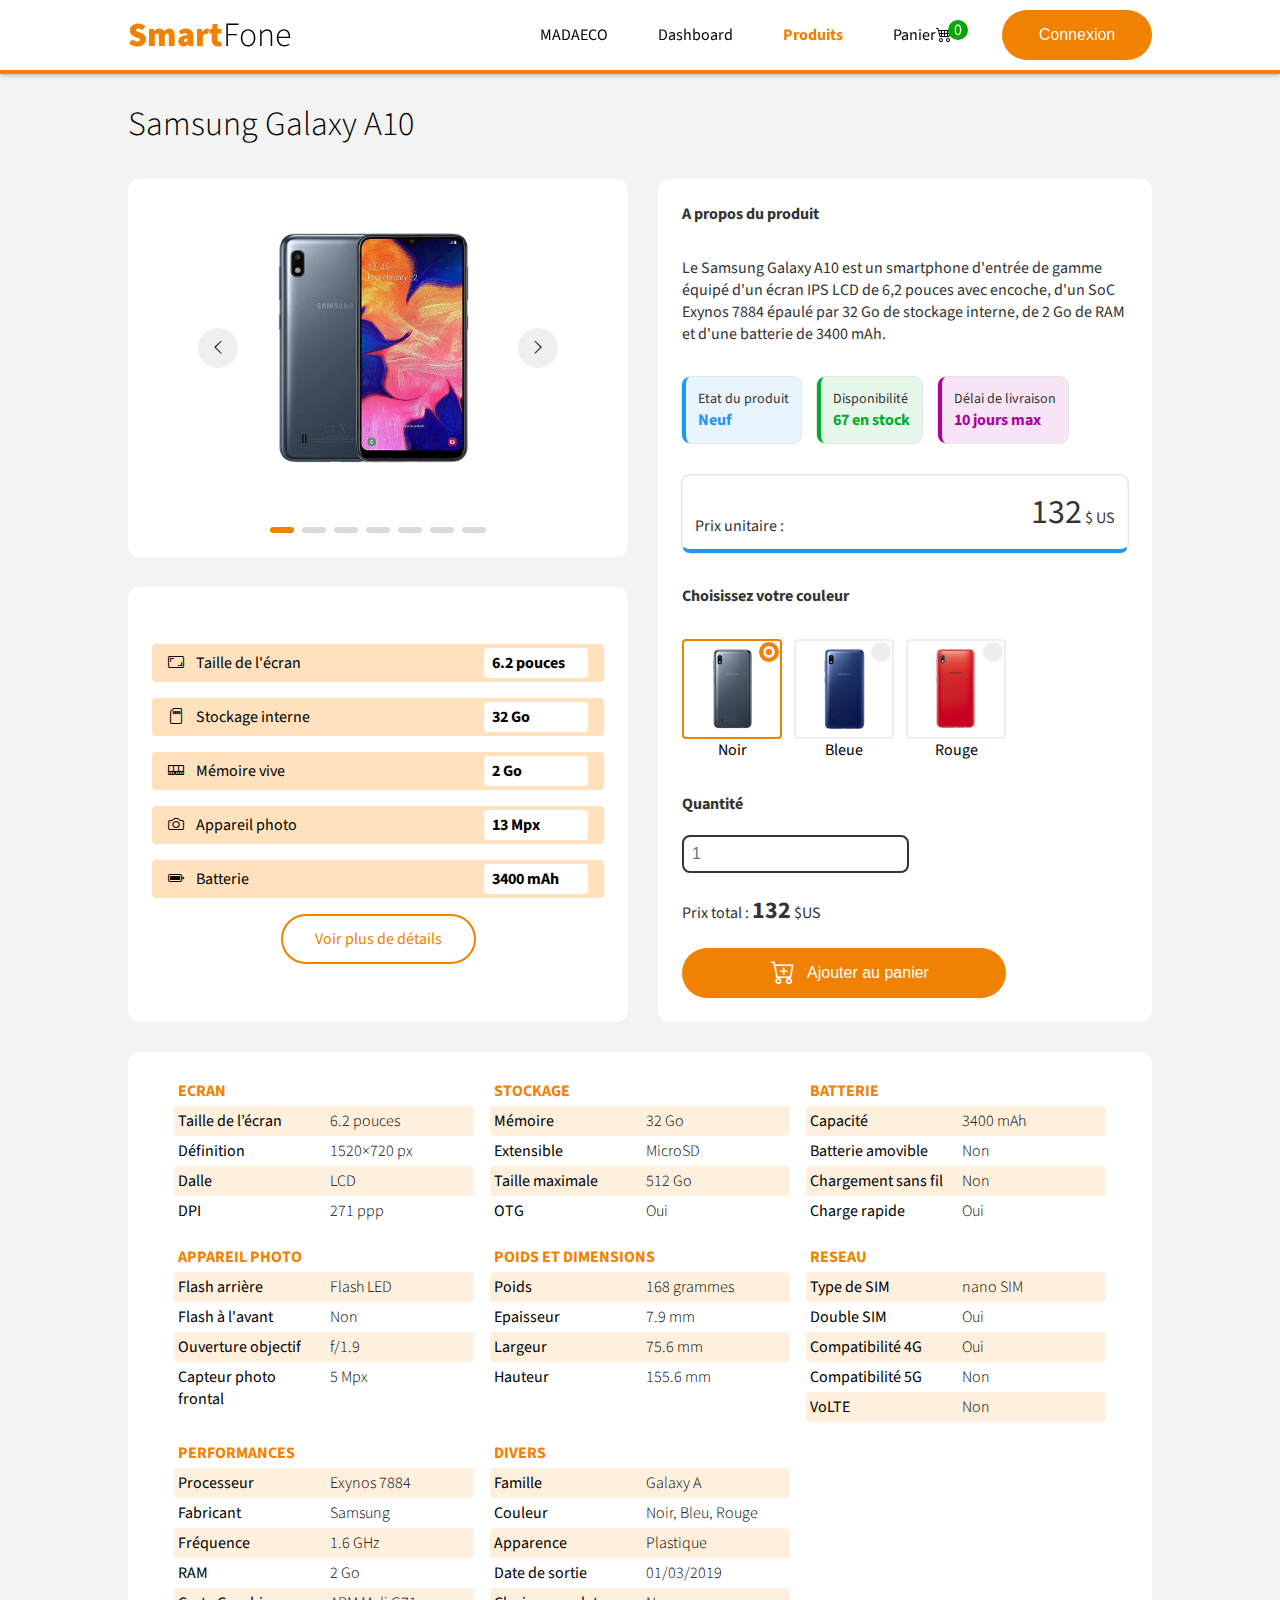
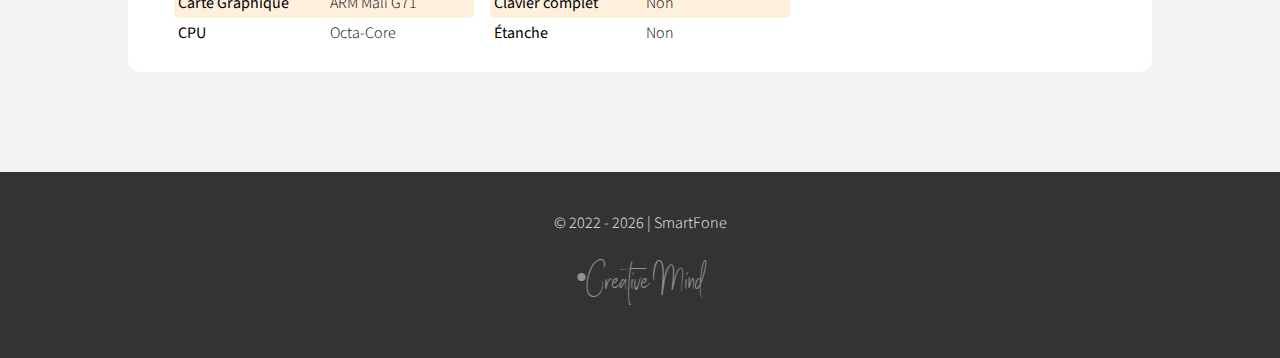
<file: products/smartfone/phone.html>
<!DOCTYPE html>
<html lang="fr">
<head>
    <meta charset="UTF-8">
    <meta http-equiv="X-UA-Compatible" content="IE=edge">
    <meta name="viewport" content="width=device-width, initial-scale=1.0">
    <title>SmartFone</title>
    <meta name="description" content="SmartFone vous permet d'acheter facilement vos smartphones au meilleur prix du marché !">
    <link rel="stylesheet" href="./assets/css/style.css">
</head>
<body>
    <header>
        <div class="navbar">
            <a href="index.html">
                <h1 class="nav-brand"><span>Smart</span><span>Fone</span></h1>
            </a>
            
            <nav>
                <ul class="nav-menu">
                    <li><a href="#" class="nav-link">MADAECO</a></li>
                    <li><a href="#" class="nav-link">Dashboard</a></li>
                    <li><a href="#" class="nav-link active">Produits</a></li>
                    <li><a href="#" class="nav-link cart">Panier<i class="bi bi-cart4"></i><span class="cart-counter">0</span></a></li>
                    <button class="btn btn-default">Connexion</button>
                </ul>
            </nav>

            <div class="mobile-icons">
                <a href="#"><i class="bi bi-cart4"></i><span class="cart-counter">0</span></a>
                <a href="#"><i class="bi bi-person-circle"></i></a>
                <i class="bi bi-list humburger"></i>
            </div>
        </div>
    </header>

    <main>
        <section class="main-content">
            <h2 class="product-name">Samsung Galaxy A10</h2>
            
            <div class="container wrapper">
                <button aria-label="Image précédente" class="zap-btn prev"><i class="bi bi-chevron-left"></i></button>
                
                <div class="image-container">
                    <img src="./images/samsung1.jpg" alt="Samsung A10 : vue de face et derrière">
                    <img src="./images/samsung2.jpg" alt="Samsung A10 : vue de face">
                    <img src="./images/samsung3.jpg" alt="Samsung A10 : perspective droite">
                    <img src="./images/samsung4.jpg" alt="Samsung A10 : perspective gauche">
                    <img src="./images/samsung5.jpg" alt="Samsung A10 : vue de derrière">
                    <img src="./images/samsung7.jpg" alt="Samsung A10 : vue côté gauche">
                    <img src="./images/samsung8.jpg" alt="Samsung A10 : vue côté droit">
                </div>

                <button aria-label="Image suivante" class="zap-btn next"><i class="bi bi-chevron-right"></i></button>
                
                <div class="nav-btns">
                    <button class="nav-btn active"></button>
                    <button class="nav-btn"></button>
                    <button class="nav-btn"></button>
                    <button class="nav-btn"></button>
                    <button class="nav-btn"></button>
                    <button class="nav-btn"></button>
                    <button class="nav-btn"></button>
                </div>
            </div>

            <div class="container product-main-details">
                <div class="detail">
                    <i class="bi bi-aspect-ratio"></i>
                    <p>Taille de l'écran</p>
                    <p>6.2 pouces</p>
                </div>
                <div class="detail">
                    <i class="bi bi-sd-card"></i>
                    <p>Stockage interne</p>
                    <p>32 Go</p>
                </div>
                <div class="detail">
                    <i class="bi bi-memory"></i>
                    <p>Mémoire vive</p>
                    <p>2 Go</p>
                </div>
                <div class="detail">
                    <i class="bi bi-camera"></i>
                    <p>Appareil photo</p>
                    <p>13 Mpx</p>
                </div>
                <div class="detail">
                    <i class="bi bi-battery-full"></i>
                    <p>Batterie</p>
                    <p>3400 mAh</p>
                </div>
                <a href="#more-details" class="btn btn-outline btn-more-details">Voir plus de détails</a>
            </div>

            <div class="container product-info">
                <h3>A propos du produit</h3>
                <p>Le Samsung Galaxy A10 est un smartphone d'entrée de gamme équipé d'un écran IPS LCD de 6,2 pouces avec encoche, d'un SoC Exynos 7884 épaulé par 32 Go de stockage interne, de 2 Go de RAM et d'une batterie de 3400 mAh.</p>
                
                <div class="specifications">
                    <p class="spec">Etat du produit <span>Neuf</span></p>
                    <p class="spec">Disponibilité <span>67 en stock</span></p>
                    <p class="spec">Délai de livraison<span>10 jours max</span></p>
                </div>

                <div class="price-container">
                    <p>Prix unitaire :</p>
                    <p class="price">
                        <span class="amount" id="unit-price">132</span>
                        <span class="currency">$ US</span>
                    </p>
                </div>
                <form method="POST">
                    <h3>Choisissez votre couleur</h3>
                    <div class="choose-colors">
                        <label for="black">
                            <input type="radio" name="radio" id="black" checked>
                            <img src="./images/samsung-black.jpg" alt="Samsung A10 couleur noir">
                            <span class="checkmark"></span>
                            Noir
                        </label>
                        <label for="blue">
                            <input type="radio" name="radio" id="blue">
                            <img src="./images/samsung-blue.jpg" alt="Samsung A10 couleur bleue">
                            <span class="checkmark"></span>
                            Bleue
                        </label>
                        <label for="red">
                            <input type="radio" name="radio" id="red">
                            <img src="./images/samsung-red.jpg" alt="Samsung A10 couleur rouge">
                            <span class="checkmark"></span>
                            Rouge
                        </label>
                    </div>
                    
                    <div class="finalize">
                        <h3>Quantité</h3>
                        <input type="number" name="quantity" id="quantity" min="1" placeholder="1">
                        <p>Prix total : <span class="total-amount" id="total-amount">--</span><span> $US</span></p>
                        
                        <button type="submit" class="btn btn-default"><i class="bi bi-cart-plus"></i>Ajouter au panier</button>
                    </div>
                </form>
            </div>

            <div class="container all-product-details" id="more-details">
                <ul>
                    <li>ECRAN</li>
                    <li><span>Taille de l’écran</span><span>6.2 pouces</span></li>
                    <li><span>Définition</span><span>1520×720 px</span></li>
                    <li><span>Dalle</span><span>LCD</span></li>
                    <li><span>DPI</span><span>271 ppp</span></li>
                </ul>
                <ul>
                    <li>STOCKAGE</li>
                    <li><span>Mémoire</span><span>32 Go</span></li>
                    <li><span>Extensible</span><span>MicroSD</span></li>
                    <li><span>Taille maximale</span><span>512 Go</span></li>
                    <li><span>OTG</span><span>Oui</span></li>
                </ul>
                <ul>
                    <li>BATTERIE</li>
                    <li><span>Capacité</span><span>3400 mAh</span></li>
                    <li><span>Batterie amovible</span><span>Non</span></li>
                    <li><span>Chargement sans fil</span><span>Non</span></li>
                    <li><span>Charge rapide </span><span>Oui</span></li>
                </ul>
                <ul>
                    <li>APPAREIL PHOTO</li>
                    <li><span>Flash arrière</span><span>Flash LED</span></li>
                    <li><span>Flash à l'avant</span><span>Non</span></li>
                    <li><span>Ouverture objectif</span><span>f/1.9</span></li>
                    <li><span>Capteur photo frontal</span><span>5 Mpx</span></li>                  
                </ul>
                <ul>
                    <li>POIDS ET DIMENSIONS</li>
                    <li><span>Poids</span><span>168 grammes</span></li>
                    <li><span>Epaisseur</span><span>7.9 mm</span></li>
                    <li><span>Largeur</span><span>75.6 mm</span></li>
                    <li><span>Hauteur</span><span>155.6 mm</span></li>
                </ul>
                <ul>
                    <li>RESEAU</li>
                    <li><span>Type de SIM</span>        <span>nano SIM</span></li>
                    <li><span>Double SIM</span>         <span>Oui</span></li>
                    <li><span>Compatibilité 4G</span>  <span>Oui</span></li>
                    <li><span>Compatibilité 5G</span> <span>Non</span></li>
                    <li><span>VoLTE</span>                   <span>Non</span></li>
                </ul>
                <ul>
                    <li>PERFORMANCES</li>
                    <li><span>Processeur</span><span>Exynos 7884</span></li>
                    <li><span>Fabricant</span><span>Samsung</span></li>
                    <li><span>Fréquence</span><span>1.6 GHz</span></li>
                    <li><span>RAM</span><span>2 Go</span></li>
                    <li><span>Carte Graphique</span><span>ARM Mali G71</span></li>
                    <li><span>CPU</span><span>Octa-Core</span></li>
                </ul>
                <ul>
                    <li>DIVERS</li>
                    <li><span>Famille</span><span>Galaxy A</span></li>
                    <li><span>Couleur</span><span> Noir, Bleu, Rouge</span></li>
                    <li><span>Apparence</span><span>Plastique</span></li>
                    <li><span>Date de sortie </span><span>01/03/2019</span></li>
                    <li><span>Clavier complet</span><span>Non</span></li>
                    <li><span>Étanche</span><span>Non</span></li>
                </ul>
            </div>
        </section>
    </main>

    <footer>
        <!-- <div>
            <a href="#">Conditions d'utilisation</a>
            <a href="#">Conditions Générales de Vente</a>
        </div> -->
        <p> &copy; <span class="years">2022</span> | SmartFone</p>
        <p class="creative-mind">&bull;Creative Mind</p>
    </footer>

    <script src="./assets/js/app.js"></script>
</body>
</html>
</file>
<file: products/smartfone/assets/css/style.css>
@import url("https://fonts.googleapis.com/css2?family=Source+Sans+Pro:ital,wght@0,200;0,300;0,400;0,600;0,700;0,900;1,900&display=swap");
@import url("https://cdn.jsdelivr.net/npm/bootstrap-icons@1.8.3/font/bootstrap-icons.css");
*,
::before,
::after {
  margin: 0;
  padding: 0;
  box-sizing: border-box;
}

a {
  text-decoration: none;
  color: #000;
}

ul {
  list-style: none;
}

input[type=reset],
input[type=submit],
input[type=button],
button {
  border: none;
  outline: none;
  cursor: pointer;
}

html {
  scroll-behavior: smooth;
}

html {
  font-family: "Source Sans Pro", sans-serif;
  font-size: 62.5%;
}

.btn {
  display: flex;
  flex-direction: row;
  justify-content: center;
  align-items: center;
  width: max-content;
  min-width: 150px;
  height: 50px;
  padding: 8px 32px;
  border-radius: 30px;
  font-size: 1.6rem;
  transition: color 0.2s, background-color 0.2s, font-weight 0.2s;
}
.btn-default {
  color: #fff;
  background-color: #f18100;
}
.btn-default:hover {
  background-color: #e27900;
  font-weight: 600;
  box-shadow: 0 2px 4px rgba(0, 0, 0, 0.3);
}
.btn-outline {
  color: #f18100;
  background-color: #fff;
  border: 2px solid #f18100;
}
.btn-outline:hover {
  color: #f1f1f1;
  background-color: #f18100;
  font-weight: 600;
}
.btn i {
  margin: 0 12px;
  font-size: 2.4rem;
}

.navbar {
  display: flex;
  justify-content: space-between;
  align-items: center;
  padding: 1rem 10%;
  border-bottom: 4px inset #f18100;
  background-color: #fff;
  box-shadow: 0 2px 4px rgba(0, 0, 0, 0.2);
  position: fixed;
  width: 100%;
  z-index: 100;
}
@media screen and (max-width: 768px) {
  .navbar {
    padding: 2rem 5%;
  }
}
.navbar .nav-brand {
  font-weight: 300;
  font-size: 3.4rem;
}
@media screen and (max-width: 480px) {
  .navbar .nav-brand {
    font-size: 2.4rem;
  }
}
.navbar .nav-brand span:nth-child(1) {
  color: #f18100;
  font-weight: 900;
}
.navbar .nav-menu {
  display: flex;
  flex-direction: row;
  justify-content: center;
  align-items: center;
  list-style-type: none;
  gap: 50px;
  font-size: 1.6rem;
}
@media screen and (max-width: 768px) {
  .navbar .nav-menu {
    gap: 20px;
  }
}
@media screen and (max-width: 480px) {
  .navbar .nav-menu {
    display: flex;
    flex-direction: column;
    justify-content: center;
    align-items: center;
    font-size: 2.4rem;
    background-color: rgba(255, 255, 255, 0.95);
    width: 100%;
    height: 90vh;
    border-top-left-radius: 100%;
    border-bottom-left-radius: 100%;
    position: absolute;
    top: 75px;
    right: 0;
    transform: translateX(100%) scale(0);
    transition: transform 0.2s;
  }
  .navbar .nav-menu--show {
    border-radius: 0;
    transform: translateX(0) scale(1);
    z-index: 10;
  }
}
.navbar .nav-menu .nav-link {
  transition: color 0.2s ease-in;
}
.navbar .nav-menu .nav-link.active {
  color: #f18100;
  font-weight: 700;
}
.navbar .nav-menu .nav-link:hover {
  color: #f18100;
}
.navbar .mobile-icons {
  font-weight: 700;
  font-size: 2.4rem;
  display: none;
}
@media screen and (max-width: 480px) {
  .navbar .mobile-icons {
    position: relative;
    display: flex;
    gap: 32px;
  }
  .navbar .mobile-icons .cart-counter {
    left: 20px;
    top: -2px;
    font-weight: 400;
  }
}

.nav-link.cart {
  position: relative;
}

.cart-counter {
  display: flex;
  flex-direction: row;
  justify-content: center;
  align-items: center;
  width: 20px;
  height: 20px;
  border-radius: 50%;
  background-color: rgb(3, 167, 3);
  color: #fff;
  font-size: 1.6rem;
  position: absolute;
  top: -4px;
  right: -16px;
}

footer {
  display: flex;
  flex-direction: column;
  justify-content: center;
  align-items: center;
  gap: 16px;
  font-size: 1.6rem;
  text-align: center;
  background-color: #333;
  padding: 40px;
  font-weight: 300;
}
footer * {
  color: #f1f1f1;
}
footer a {
  transition: color 0.2s;
}
footer a:hover {
  color: #f18100;
}
footer p.creative-mind {
  font-family: CreativeMind;
  font-size: 3.4rem;
  opacity: 0.5;
}

@font-face {
  font-family: CreativeMind;
  src: url(../fonts/creative_mind.woff) format("woff");
  src: url(../fonts/creative_mind.woff2) format("woff2");
}
.main-content {
  display: grid;
  grid-template-columns: repeat(auto-fit, 500px);
  grid-gap: 30px;
  padding: 100px 10%;
  justify-content: center;
  background-color: #F3F3F3;
}
@media screen and (max-width: 768px) {
  .main-content {
    grid-template-columns: repeat(auto-fit, 340px);
    grid-gap: 10px;
  }
}
@media screen and (max-width: 480px) {
  .main-content {
    width: 100%;
    grid-template-columns: 1;
    grid-auto-rows: auto;
    grid-gap: 0;
    grid-row-gap: 10px;
    padding: 100px 5% 40px;
  }
}
.main-content .product-name {
  font-size: 3.4rem;
  font-weight: 300;
  grid-column: span 2;
}
@media screen and (max-width: 480px) {
  .main-content .product-name {
    grid-column: 1;
    padding-left: 8px;
    font-size: 2.4rem;
  }
}

.wrapper {
  grid-column: 1;
  display: flex;
  flex-direction: row;
  justify-content: center;
  align-items: center;
  gap: 4rem;
  padding: 20px 20px 60px;
  background-color: #fff;
  border-radius: 12px;
  position: relative;
}
@media screen and (max-width: 768px) {
  .wrapper {
    gap: 10px;
  }
}
.wrapper .zap-btn {
  width: 40px;
  height: 40px;
  min-width: 40px;
  border-radius: 50%;
  font-size: 1.6rem;
}
.wrapper .zap-btn:hover {
  color: #f18100;
  background-color: #f1f1f1;
  box-shadow: 0 2px 4px rgba(0, 0, 0, 0.2);
}
.wrapper .image-container {
  display: flex;
  flex-direction: row;
  justify-content: start;
  align-items: center;
  width: 200px;
  height: 230px;
  max-width: 300px;
  overflow-x: hidden;
  scroll-behavior: smooth;
}
@media screen and (max-width: 480px) {
  .wrapper .image-container {
    overflow-x: scroll;
  }
}
.wrapper .image-container img {
  width: 200px;
  height: 230px;
  object-fit: cover;
}
.wrapper .nav-btns {
  display: flex;
  flex-direction: row;
  justify-content: center;
  align-items: center;
  gap: 8px;
  position: absolute;
  bottom: 24px;
}
.wrapper .nav-btns .nav-btn {
  width: 24px;
  height: 6px;
  border-radius: 3px;
  background-color: #dadada;
}
.wrapper .nav-btns .nav-btn.active {
  background-color: #f18100;
}

.product-main-details {
  grid-column: 1;
  display: flex;
  flex-direction: column;
  justify-content: center;
  align-items: center;
  gap: 16px;
  background-color: #fff;
  border-radius: 12px;
  padding: 24px;
}
@media screen and (max-width: 480px) {
  .product-main-details {
    gap: 8px;
  }
  .product-main-details .btn {
    margin-top: 12px;
    width: 100%;
  }
}
.product-main-details .detail {
  display: flex;
  flex-direction: row;
  justify-content: start;
  align-items: center;
  gap: 12px;
  background-color: #ffe1be;
  font-size: 1.6rem;
  padding: 4px 16px;
  border-radius: 4px;
  width: 100%;
}
.product-main-details .detail i {
  font-size: 1.6rem;
}
.product-main-details .detail p:nth-last-child(1) {
  min-width: 104px;
  margin-left: auto;
  background-color: #fff;
  font-weight: 700;
  padding: 4px 8px;
  border-radius: 4px;
}

.product-info {
  grid-column: 2;
  grid-row: 2/span 2;
  display: flex;
  flex-direction: column;
  justify-content: start;
  align-items: start;
  gap: 32px;
  background-color: #fff;
  border-radius: 12px;
  padding: 24px;
}
@media screen and (max-width: 480px) {
  .product-info {
    grid-column: 1;
    grid-row: 4;
    gap: 16px;
  }
}
.product-info h3, .product-info p {
  font-size: 1.6rem;
  color: #333;
}
.product-info .specifications {
  display: flex;
  flex-wrap: wrap;
  gap: 16px;
  width: 100%;
}

.product-info .spec {
  font-size: 1.4rem;
  padding: 12px;
  background-color: rgba(33, 149, 243, 0.1);
  border-radius: 8px;
  border-left: 4px solid #f18100;
  box-shadow: 0 0 0 1px rgba(0, 0, 0, 0.1);
}
@media screen and (max-width: 768px) {
  .product-info .spec {
    width: 100%;
  }
}
.product-info .spec span {
  display: block;
  font-size: 1.6rem;
  font-weight: 700;
}
.product-info .spec:nth-child(1) {
  background-color: rgba(33, 149, 243, 0.1);
  border-left-color: #2196F3;
}
.product-info .spec:nth-child(1) span {
  color: #2196F3;
}
.product-info .spec:nth-child(2) {
  background-color: rgba(0, 173, 43, 0.1);
  border-left-color: #00ad2b;
}
.product-info .spec:nth-child(2) span {
  color: #00ad2b;
}
.product-info .spec:nth-child(3) {
  background-color: rgba(173, 0, 158, 0.1);
  border-left-color: #ad009e;
}
.product-info .spec:nth-child(3) span {
  color: #ad009e;
}

.product-info .price-container {
  display: flex;
  justify-content: space-between;
  align-items: flex-end;
  width: 100%;
  padding: 12px;
  border: 1px solid #F3F3F3;
  background-color: #fff;
  border-bottom: 4px solid #2196F3;
  border-radius: 8px;
  box-shadow: 0 0 0 1px rgba(0, 0, 0, 0.1);
}
.product-info .price-container .price .amount {
  font-size: 3.4rem;
}

.product-info .choose-colors {
  display: flex;
  flex-direction: row;
  justify-content: start;
  align-items: center;
  gap: 12px;
  padding: 32px 0;
}
.product-info .choose-colors label {
  display: flex;
  flex-direction: column;
  justify-content: center;
  align-items: center;
  cursor: pointer;
  font-size: 1.6rem;
  position: relative;
  max-width: 100px;
}
.product-info .choose-colors label img {
  width: 100px;
  height: 100px;
  object-fit: contain;
  border: 2px solid #eee;
  border-radius: 4px;
  padding: 8px;
}
@media screen and (max-width: 480px) {
  .product-info .choose-colors label img {
    width: 90px;
    height: 90px;
  }
}
.product-info .choose-colors label img:hover {
  border-color: #ccc;
}
.product-info .choose-colors label img:hover ~ .checkmark {
  background-color: #ccc;
}
.product-info .choose-colors label img:hover ~ .checkmark::after {
  display: block;
  border-color: rgba(242, 242, 242, 0.6117647059);
}
.product-info .choose-colors label .checkmark {
  position: absolute;
  top: 3px;
  right: 3px;
  height: 20px;
  width: 20px;
  background-color: #eee;
  border-radius: 50%;
}
.product-info .choose-colors label .checkmark::after {
  content: "";
  position: absolute;
}
.product-info .choose-colors label input {
  position: absolute;
  opacity: 0;
}
.product-info .choose-colors label input:checked ~ .checkmark {
  background-color: #f18100;
}
.product-info .choose-colors label input:checked ~ img {
  border-color: #f18100;
  border-width: 2px;
}
.product-info .choose-colors label input[type=radio] ~ .checkmark::after {
  display: block;
  left: 4px;
  top: 4px;
  width: 12px;
  height: 12px;
  border: solid;
  border-width: 3px;
  border-color: #eee;
  border-radius: 50%;
}

.product-info .finalize {
  display: flex;
  flex-direction: column;
  justify-content: start;
  align-items: start;
  gap: 20px;
}
.product-info .finalize input[type=number] {
  font-size: 1.6rem;
  border: 2px solid #333;
  border-radius: 8px;
  padding: 8px;
}
.product-info .finalize .total-amount {
  font-weight: 700;
  font-size: 2.4rem;
}
.product-info .finalize .btn {
  width: 100%;
  justify-self: center;
}

.all-product-details {
  grid-column: 1/span 2;
  background-color: #fff;
  border-radius: 12px;
  padding: 24px;
  font-size: 1.8rem;
  display: grid;
  grid-template-columns: repeat(auto-fit, 300px);
  justify-content: center;
  grid-gap: 16px;
}
@media screen and (max-width: 480px) {
  .all-product-details {
    grid-column: 1;
  }
}
@media screen and (max-width: 480px) {
  .all-product-details ul {
    width: 100%;
  }
}
.all-product-details ul li {
  display: grid;
  grid-template-columns: repeat(2, 1fr);
  grid-column-gap: 12px;
  justify-content: center;
  padding: 4px;
  border-radius: 4px;
  font-size: 1.6rem;
}
.all-product-details ul li span:nth-child(2) {
  font-weight: 300;
}
.all-product-details ul li:nth-child(1) {
  display: block;
  color: #f18100;
  font-weight: 700;
}
.all-product-details ul li:nth-child(even) {
  background-color: #ffefdd;
}
</file>
